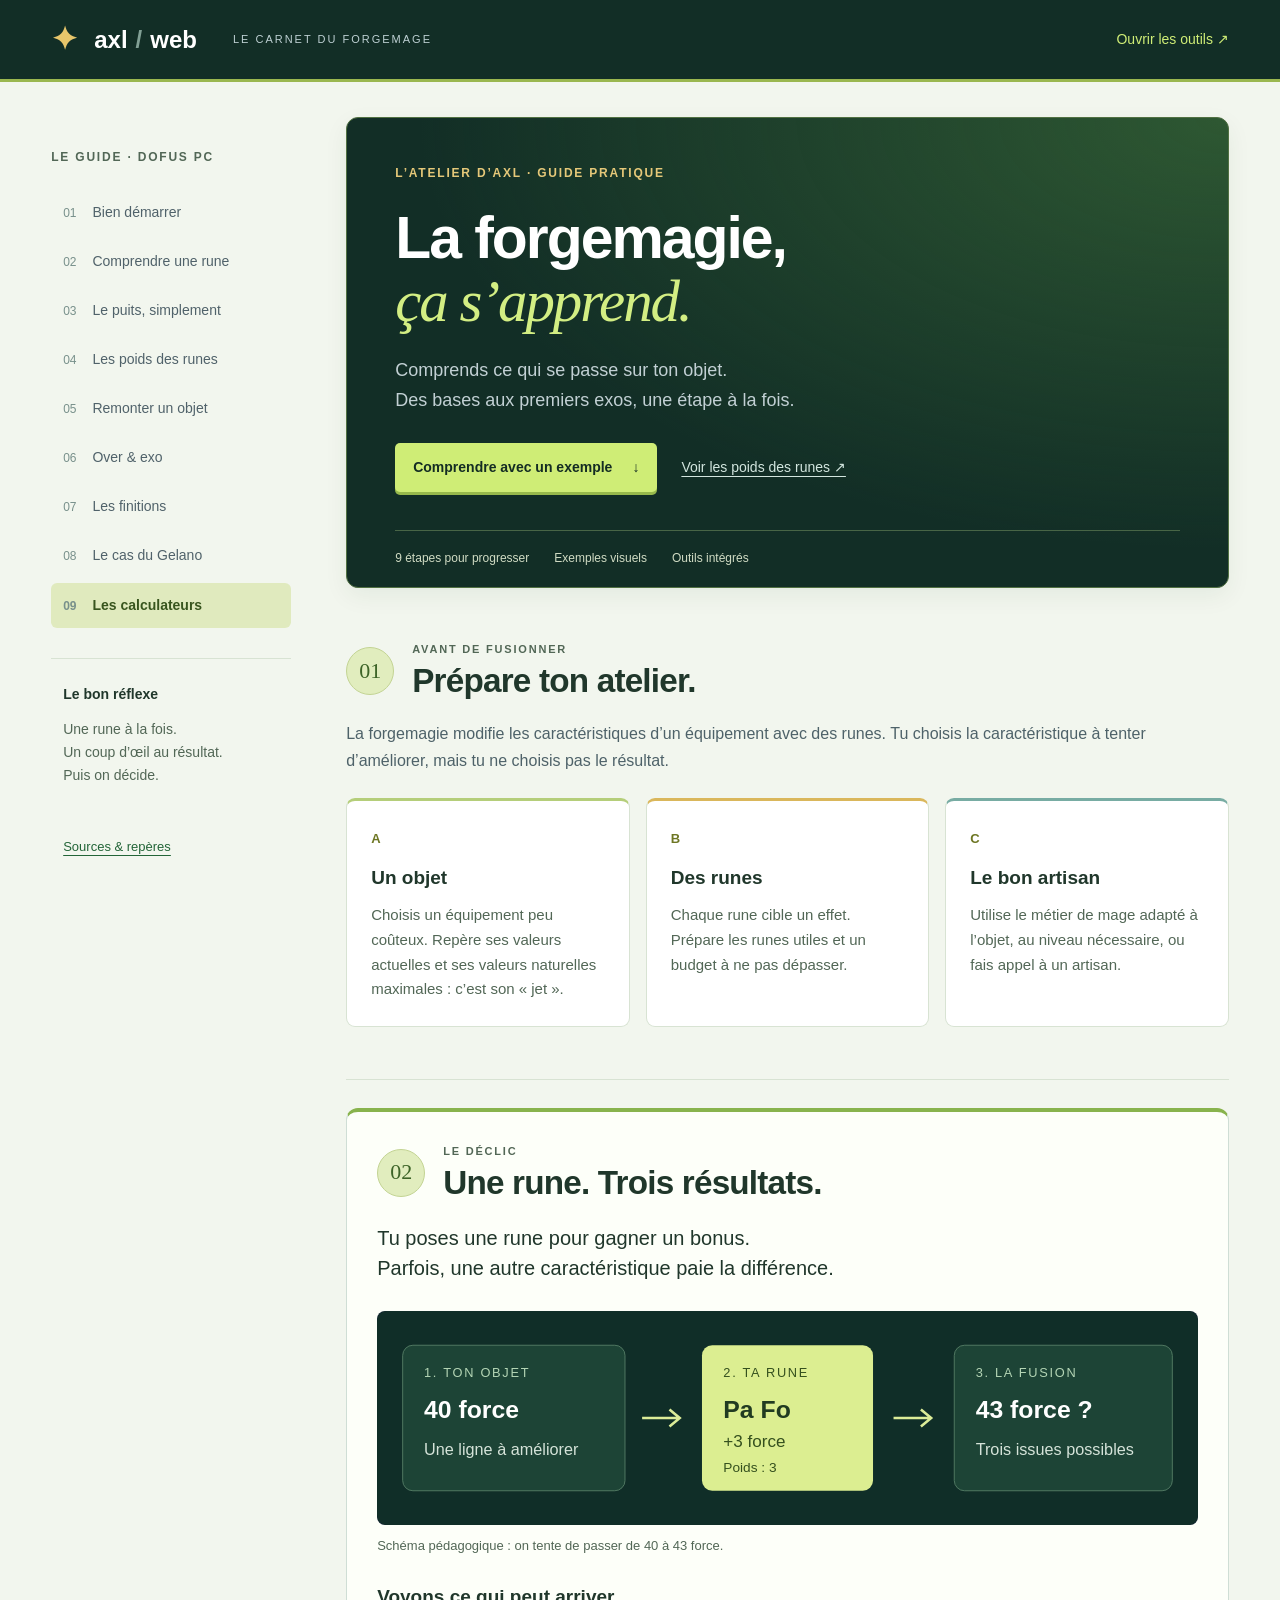
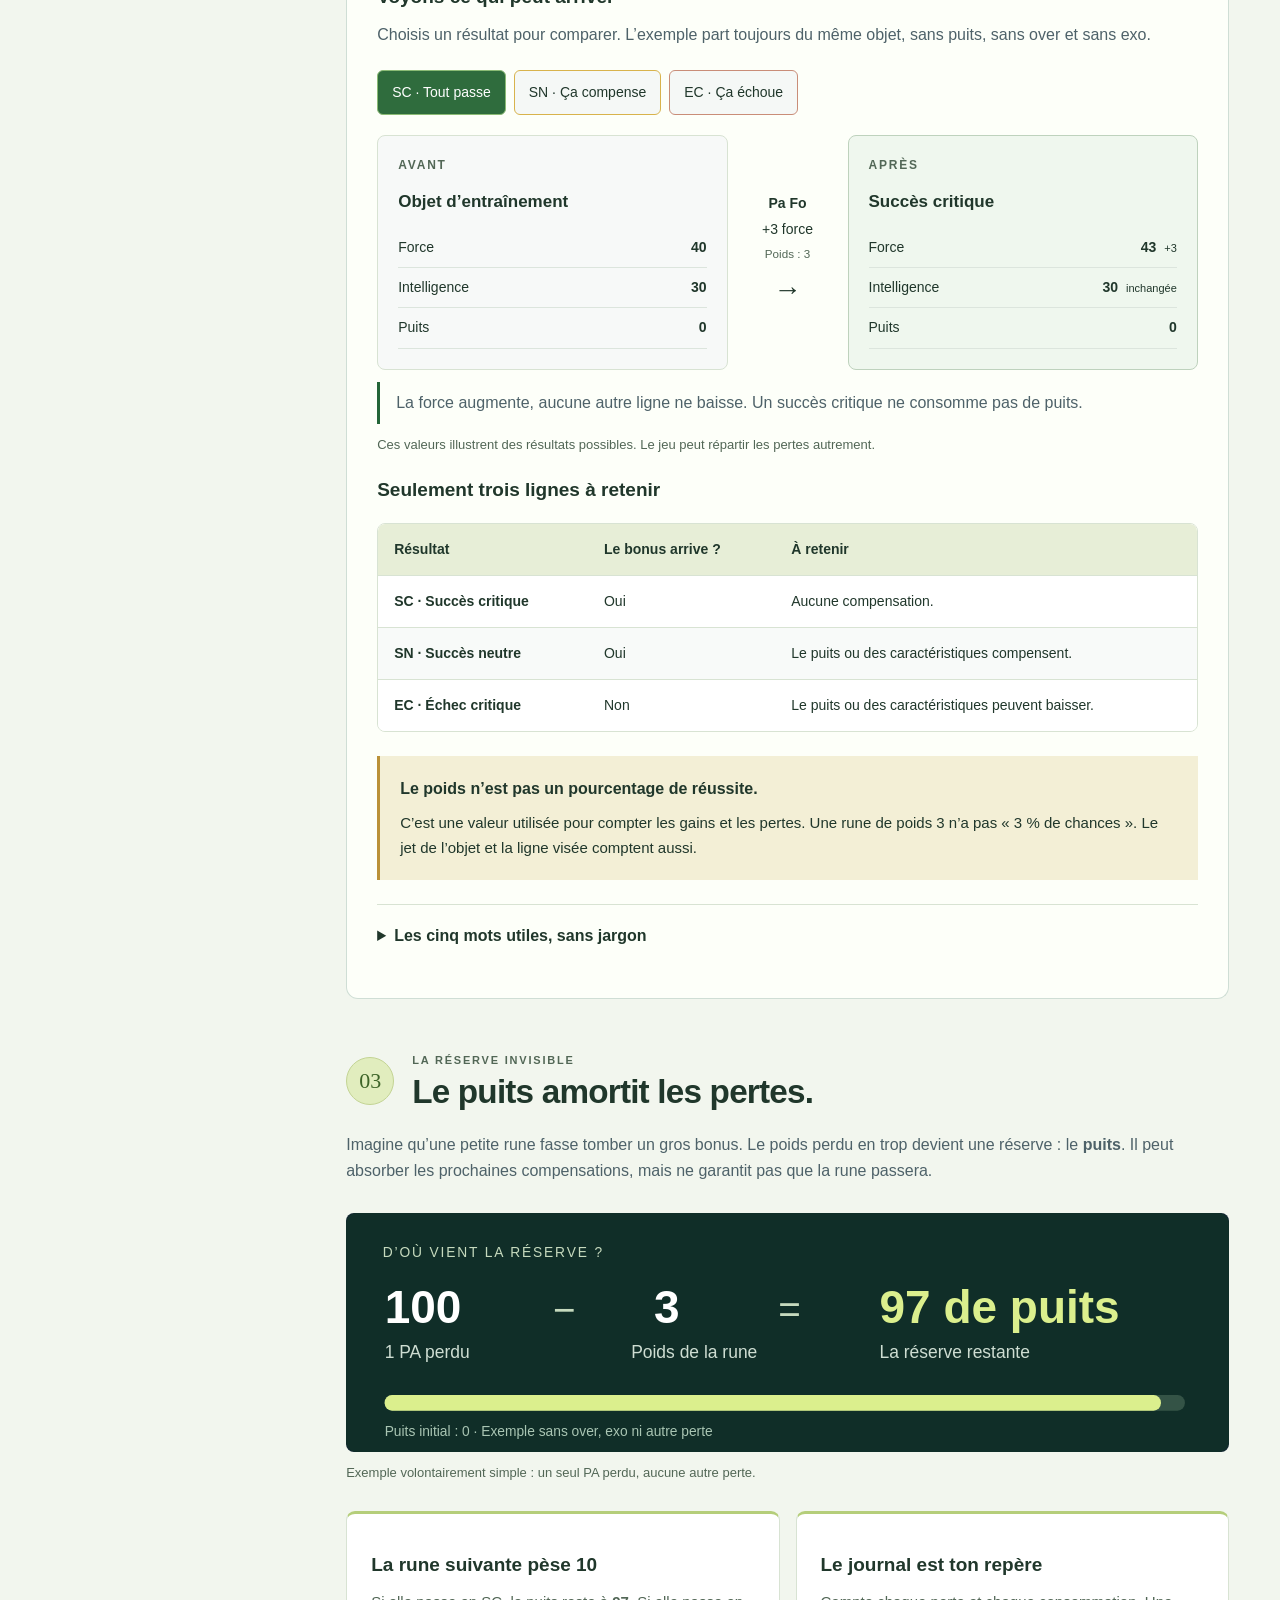
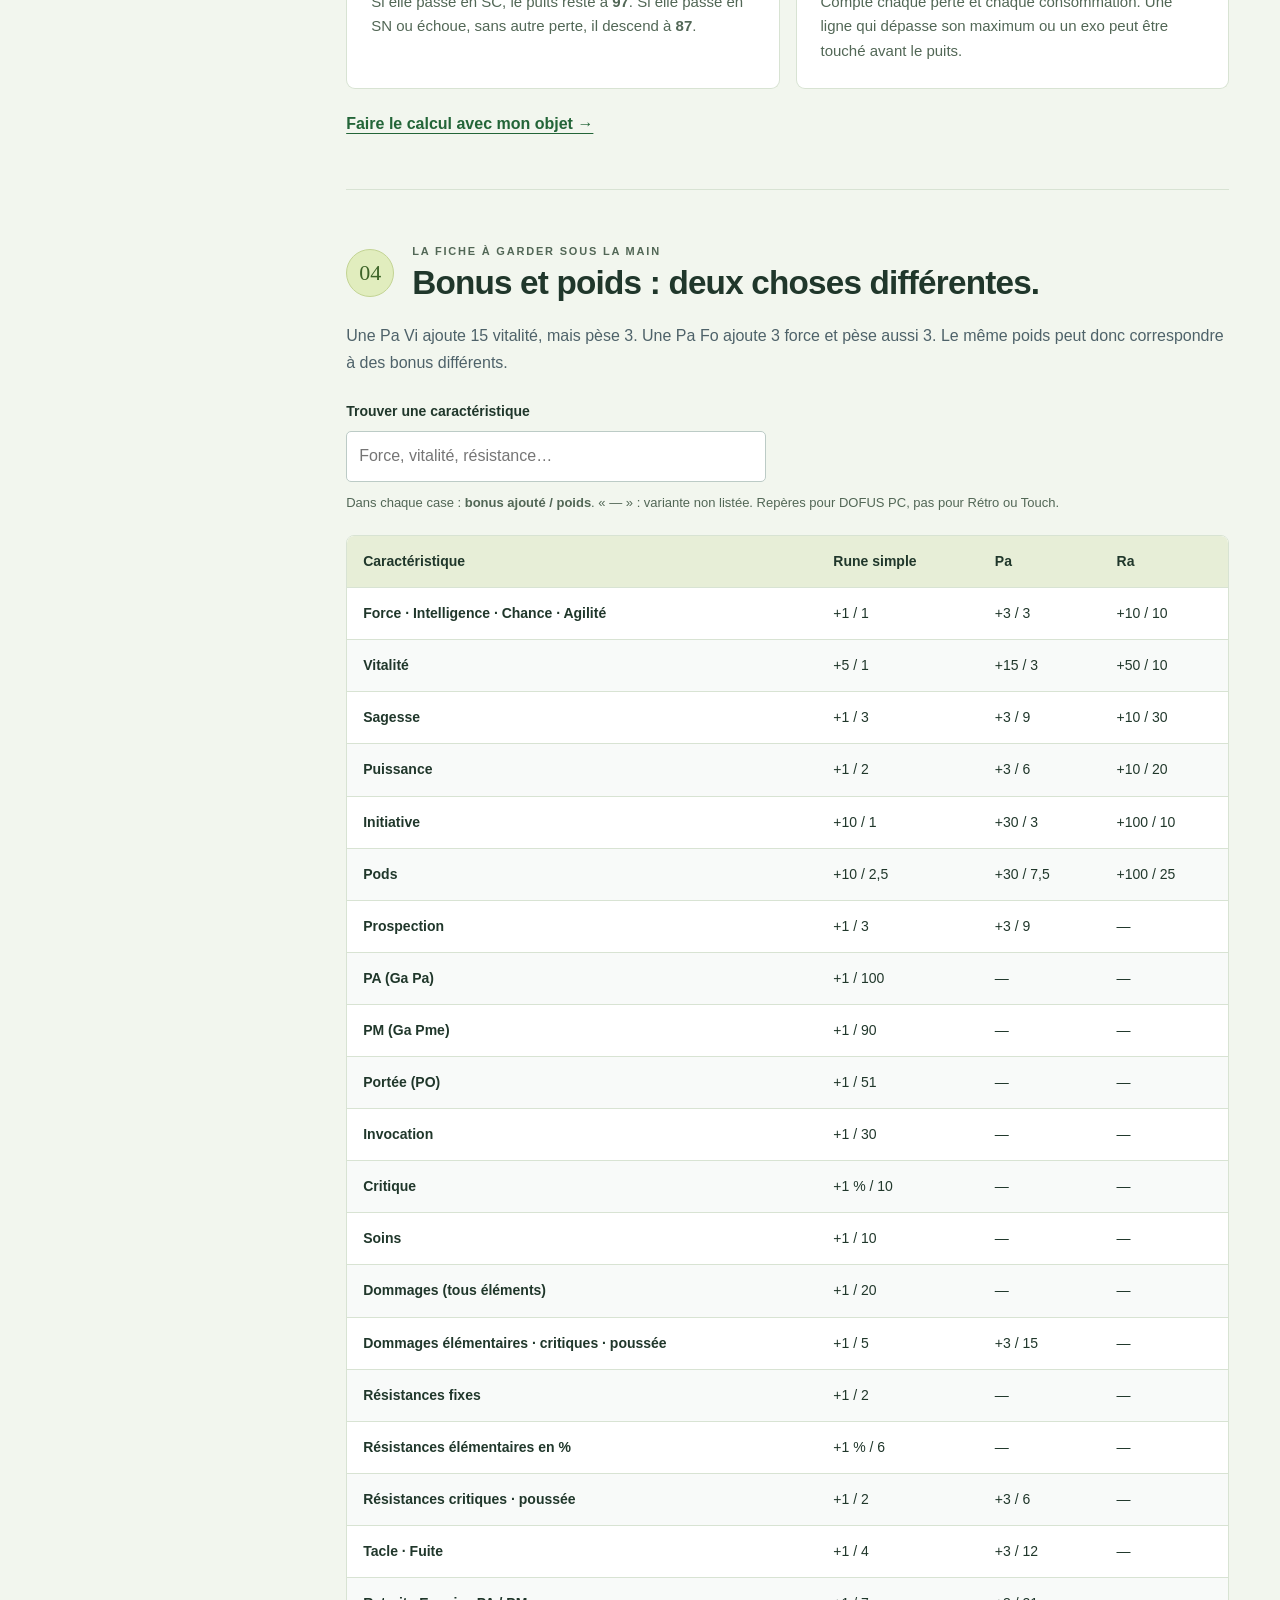
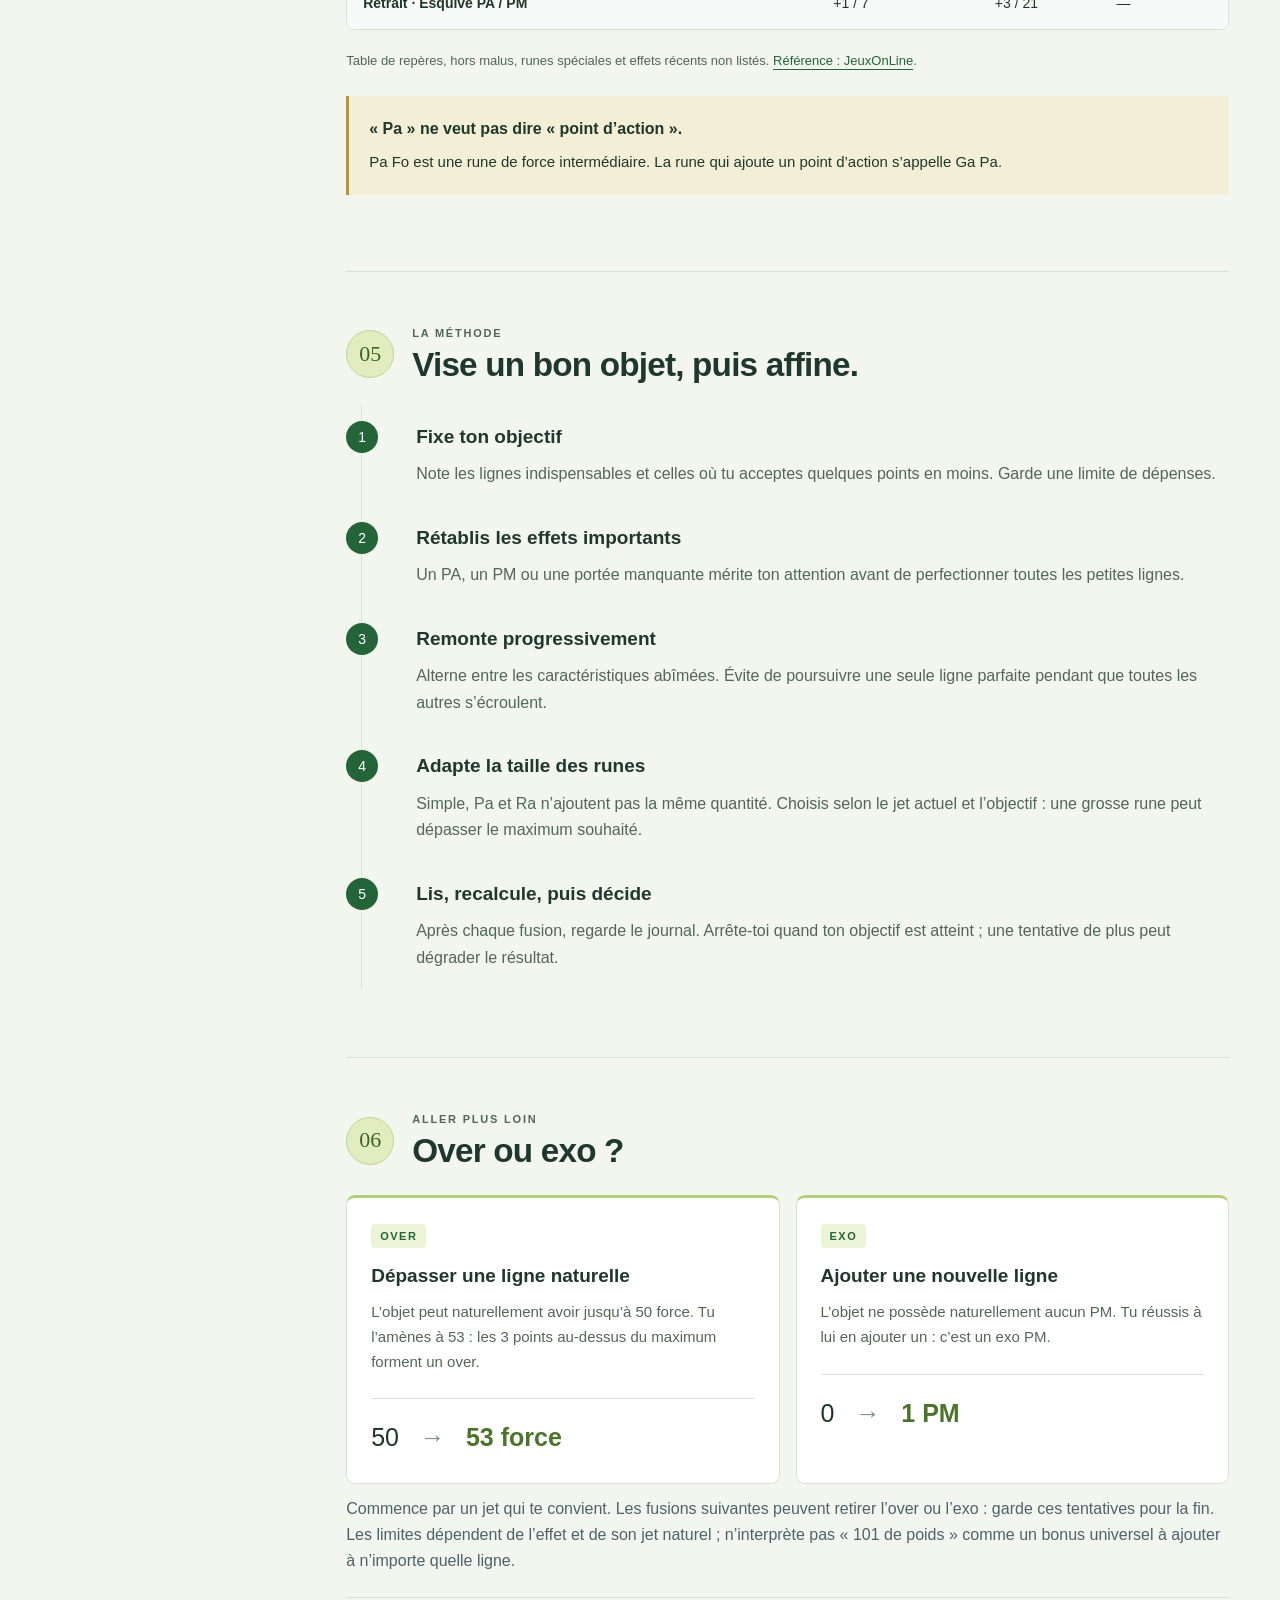
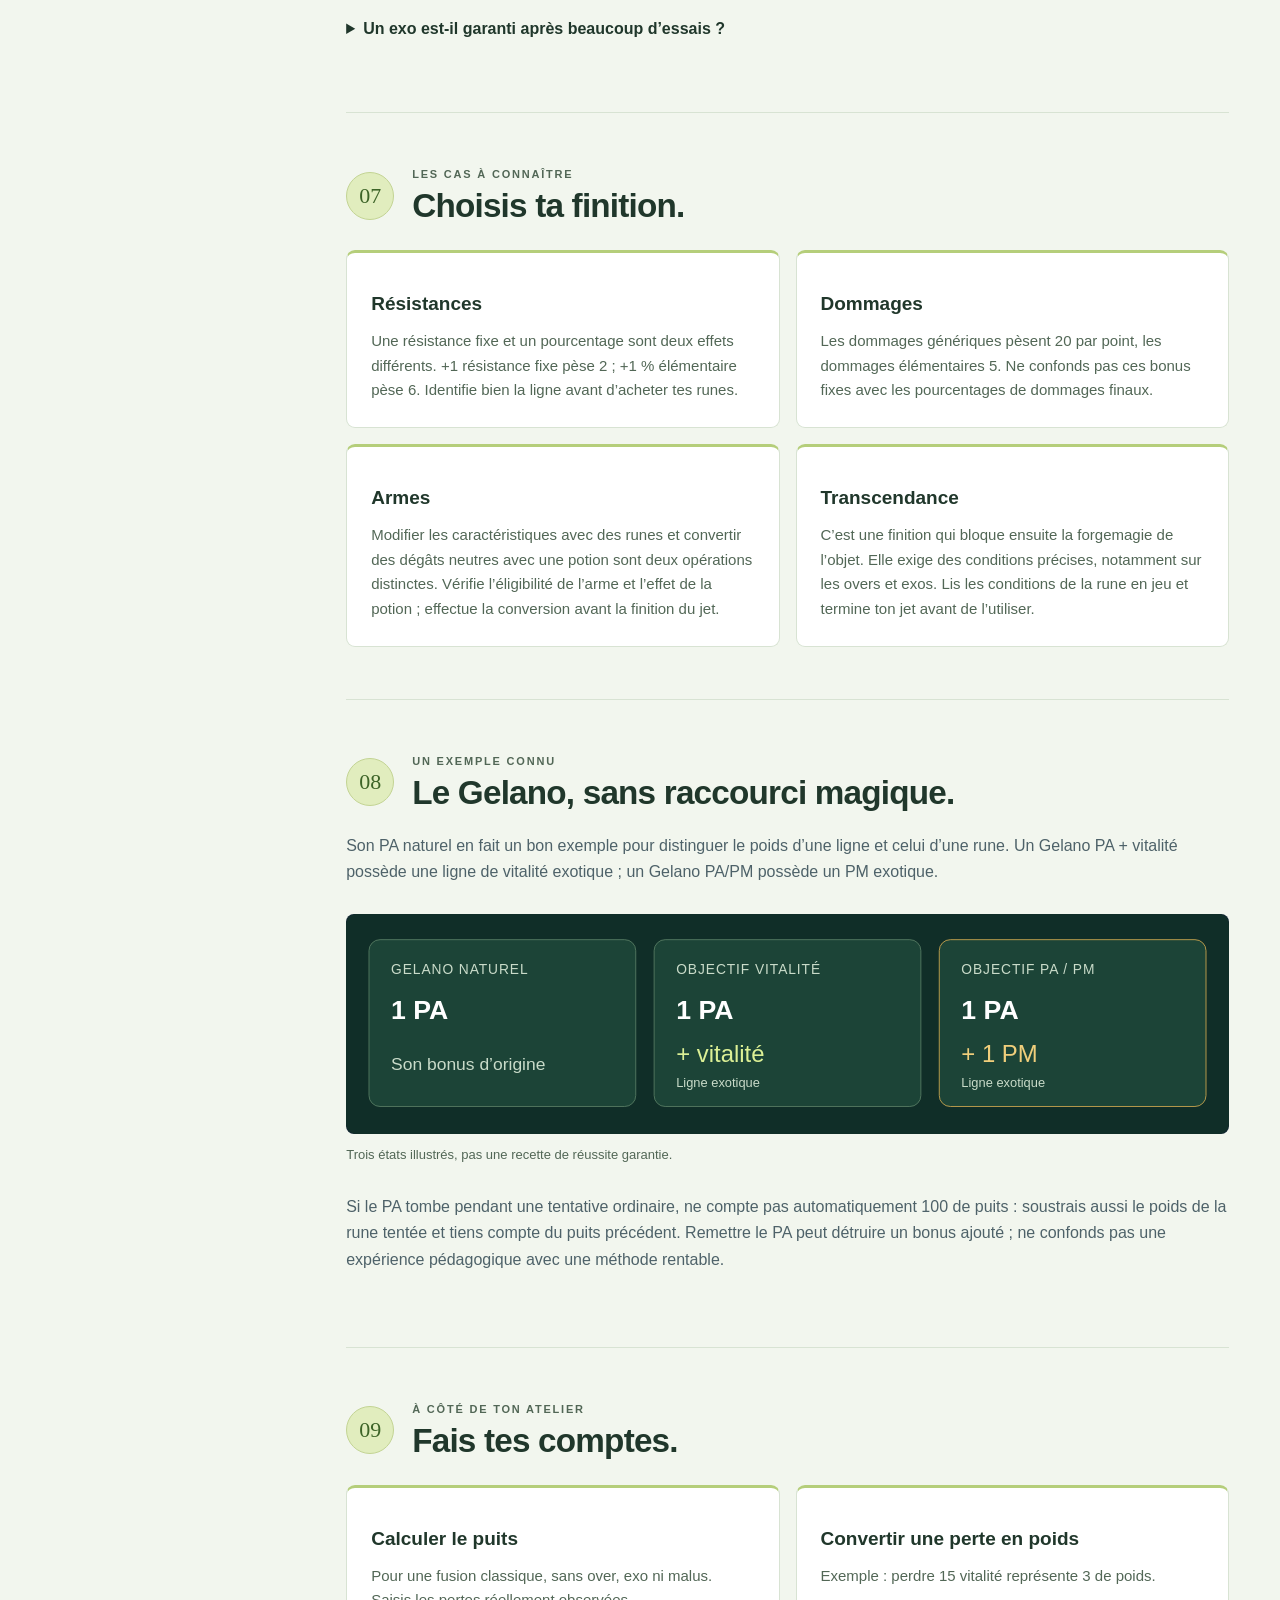
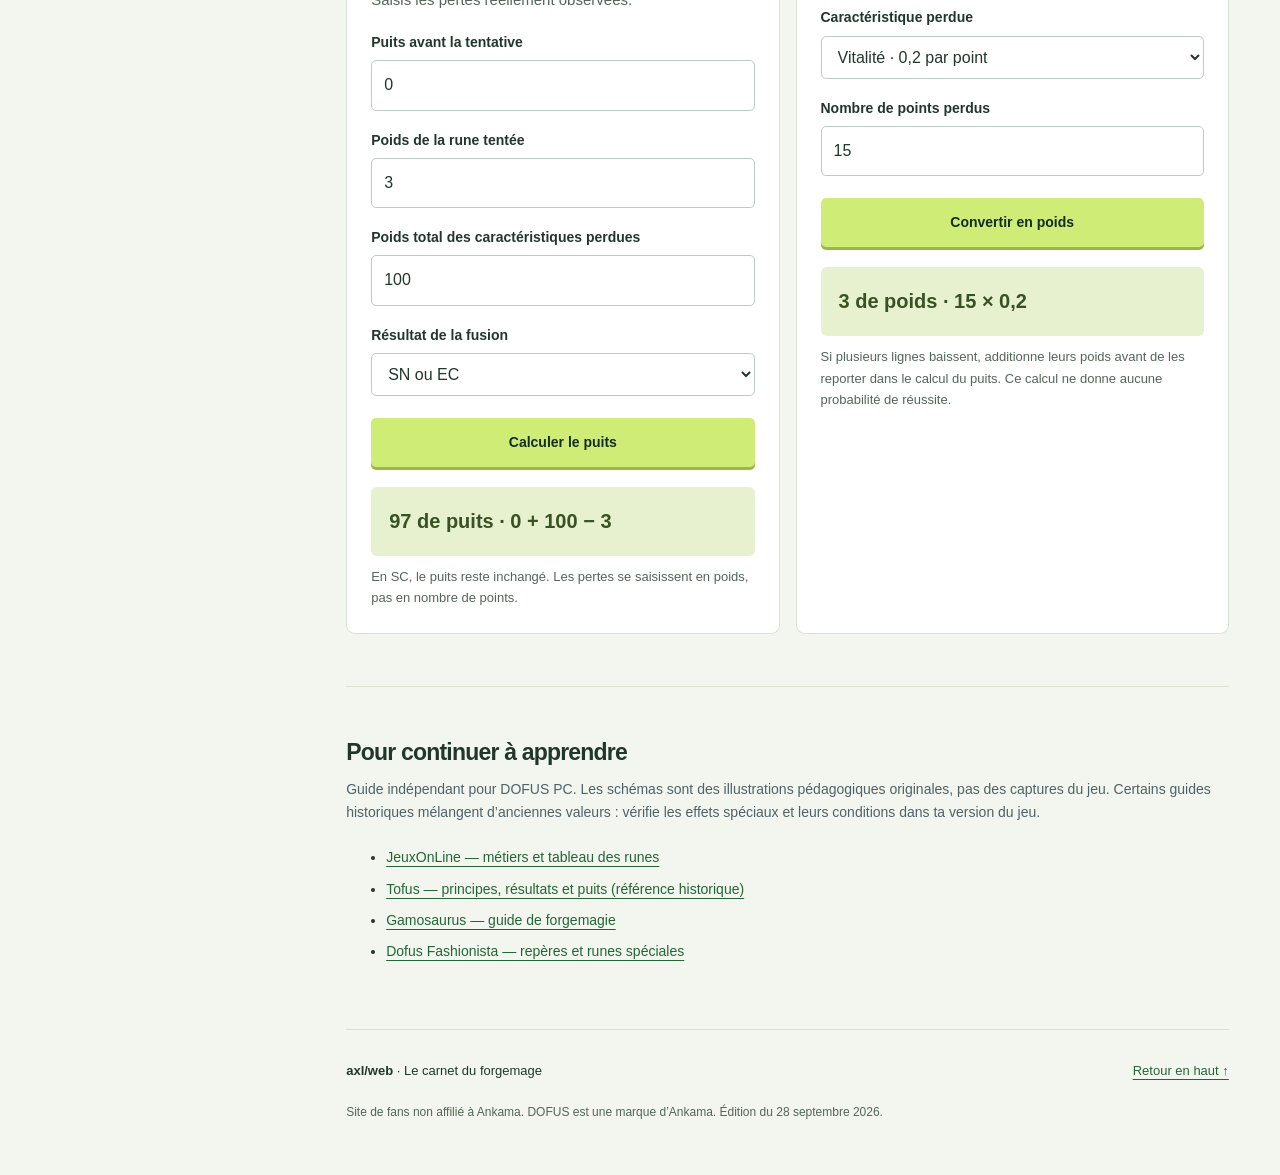
<file: index.html>
<!doctype html>
<html lang="fr"><head><meta charset="utf-8"><meta name="viewport" content="width=device-width,initial-scale=1"><meta name="description" content="Le guide de forgemagie d’axl-web : apprenez les runes, le puits et les résultats grâce à des exemples visuels et des calculateurs."><meta name="theme-color" content="#101b23"><title>Guide complet de la Forgemagie — axl-web</title><link rel="icon" href="assets/favicon.svg" type="image/svg+xml"><link rel="stylesheet" href="style.css"><script defer src="app.js"></script></head>
<body><a class="skip" href="#contenu">Aller au guide</a><header><a class="brand" href="#"><span class="brand-icon">✦</span> axl<span class="muted">/</span>web <span class="brand-sub">LE CARNET DU FORGEMAGE</span></a><a class="header-link" href="#outils">Ouvrir les outils <span aria-hidden="true">↗</span></a></header>
<div class="layout"><aside><p class="eyebrow">LE GUIDE · DOFUS PC</p><nav aria-label="Sommaire"><a href="#debuter"><span>01</span> Bien démarrer</a><a href="#comprendre"><span>02</span> Comprendre une rune</a><a href="#puits"><span>03</span> Le puits, simplement</a><a href="#runes"><span>04</span> Les poids des runes</a><a href="#remonter"><span>05</span> Remonter un objet</a><a href="#over"><span>06</span> Over &amp; exo</a><a href="#finition"><span>07</span> Les finitions</a><a href="#gelano"><span>08</span> Le cas du Gelano</a><a href="#outils"><span>09</span> Les calculateurs</a></nav><div class="side-note"><span>Le bon réflexe</span><p>Une rune à la fois.<br>Un coup d’œil au résultat.<br>Puis on décide.</p></div><a class="source-link" href="#sources">Sources &amp; repères</a></aside>
<main id="contenu"><div class="hero"><p class="eyebrow">L’ATELIER D’AXL · GUIDE PRATIQUE</p><h1>La forgemagie,<br><em>ça s’apprend.</em></h1><p>Comprends ce qui se passe sur ton objet.<br>Des bases aux premiers exos, une étape à la fois.</p><div class="hero-links"><a class="button" href="#comprendre">Comprendre avec un exemple <span aria-hidden="true">↓</span></a><a href="#runes">Voir les poids des runes ↗</a></div><div class="hero-bottom"><span>9 étapes pour progresser</span><span>Exemples visuels</span><span>Outils intégrés</span></div></div>
<section id="debuter"><div class="section-title"><span class="number">01</span><div><p class="eyebrow">AVANT DE FUSIONNER</p><h2>Prépare ton atelier.</h2></div></div><p>La forgemagie modifie les caractéristiques d’un équipement avec des runes. Tu choisis la caractéristique à tenter d’améliorer, mais tu ne choisis pas le résultat.</p><div class="grid three"><article class="card"><span class="mini-index">A</span><h3>Un objet</h3><p>Choisis un équipement peu coûteux. Repère ses valeurs actuelles et ses valeurs naturelles maximales : c’est son « jet ».</p></article><article class="card"><span class="mini-index">B</span><h3>Des runes</h3><p>Chaque rune cible un effet. Prépare les runes utiles et un budget à ne pas dépasser.</p></article><article class="card"><span class="mini-index">C</span><h3>Le bon artisan</h3><p>Utilise le métier de mage adapté à l’objet, au niveau nécessaire, ou fais appel à un artisan.</p></article></div></section>
<section id="comprendre" class="featured"><div class="section-title"><span class="number">02</span><div><p class="eyebrow">LE DÉCLIC</p><h2>Une rune. Trois résultats.</h2></div></div><p class="lead">Tu poses une rune pour gagner un bonus.<br>Parfois, une autre caractéristique paie la différence.</p><figure class="diagram"><img src="assets/principe.svg" width="960" height="250" alt="Objet à 40 force, puis pose d’une rune Pa Fo qui tente d’ajouter 3 force : le résultat dépend de la fusion."><figcaption>Schéma pédagogique : on tente de passer de 40 à 43 force.</figcaption></figure><h3>Voyons ce qui peut arriver</h3><p>Choisis un résultat pour comparer. L’exemple part toujours du même objet, sans puits, sans over et sans exo.</p><div class="choices" role="group" aria-label="Résultat à illustrer"><button class="selected" data-result="sc" aria-pressed="true">SC · Tout passe</button><button data-result="sn" aria-pressed="false">SN · Ça compense</button><button data-result="ec" aria-pressed="false">EC · Ça échoue</button></div><div class="comparison" aria-live="polite"><article class="item-panel"><p class="eyebrow">AVANT</p><h4>Objet d’entraînement</h4><dl><div><dt>Force</dt><dd>40</dd></div><div><dt>Intelligence</dt><dd>30</dd></div><div><dt>Puits</dt><dd>0</dd></div></dl></article><div class="rune-label"><strong>Pa Fo</strong><span>+3 force</span><small>Poids : 3</small><span aria-hidden="true">→</span></div><article class="item-panel after"><p class="eyebrow">APRÈS</p><h4 id="result-title">Succès critique</h4><dl><div><dt>Force</dt><dd id="force-value">43 <small>+3</small></dd></div><div><dt>Intelligence</dt><dd id="int-value">30 <small>inchangée</small></dd></div><div><dt>Puits</dt><dd>0</dd></div></dl></article></div><p class="result-note" id="result-note">La force augmente, aucune autre ligne ne baisse. Un succès critique ne consomme pas de puits.</p><p class="caption">Ces valeurs illustrent des résultats possibles. Le jeu peut répartir les pertes autrement.</p>
<h3>Seulement trois lignes à retenir</h3><div class="table-wrap"><table><thead><tr><th>Résultat</th><th>Le bonus arrive ?</th><th>À retenir</th></tr></thead><tbody><tr><th>SC · Succès critique</th><td>Oui</td><td>Aucune compensation.</td></tr><tr><th>SN · Succès neutre</th><td>Oui</td><td>Le puits ou des caractéristiques compensent.</td></tr><tr><th>EC · Échec critique</th><td>Non</td><td>Le puits ou des caractéristiques peuvent baisser.</td></tr></tbody></table></div><div class="takeaway"><strong>Le poids n’est pas un pourcentage de réussite.</strong><p>C’est une valeur utilisée pour compter les gains et les pertes. Une rune de poids 3 n’a pas « 3 % de chances ». Le jet de l’objet et la ligne visée comptent aussi.</p></div><details><summary>Les cinq mots utiles, sans jargon</summary><dl class="glossary"><dt>Rune</dt><dd>Ce que tu consommes pour tenter une amélioration.</dd><dt>Jet</dt><dd>La valeur d’une caractéristique sur l’objet.</dd><dt>Ligne</dt><dd>Une caractéristique, comme la force ou la vitalité.</dd><dt>Poids</dt><dd>La valeur de référence d’une rune ou d’une perte.</dd><dt>Puits</dt><dd>Une réserve issue d’une perte plus lourde que le coût à compenser.</dd></dl></details></section>
<section id="puits"><div class="section-title"><span class="number">03</span><div><p class="eyebrow">LA RÉSERVE INVISIBLE</p><h2>Le puits amortit les pertes.</h2></div></div><p>Imagine qu’une petite rune fasse tomber un gros bonus. Le poids perdu en trop devient une réserve : le <strong>puits</strong>. Il peut absorber les prochaines compensations, mais ne garantit pas que la rune passera.</p><figure class="diagram"><img src="assets/puits.svg" width="960" height="260" loading="lazy" alt="Sans puits au départ : une rune de poids 3 fait perdre un PA de poids 100. La réserve créée vaut 100 moins 3, soit 97."><figcaption>Exemple volontairement simple : un seul PA perdu, aucune autre perte.</figcaption></figure><div class="grid two"><article class="card"><h3>La rune suivante pèse 10</h3><p>Si elle passe en SC, le puits reste à <strong>97</strong>. Si elle passe en SN ou échoue, sans autre perte, il descend à <strong>87</strong>.</p></article><article class="card"><h3>Le journal est ton repère</h3><p>Compte chaque perte et chaque consommation. Une ligne qui dépasse son maximum ou un exo peut être touché avant le puits.</p></article></div><a class="text-link" href="#outils">Faire le calcul avec mon objet →</a></section>
<section id="runes"><div class="section-title"><span class="number">04</span><div><p class="eyebrow">LA FICHE À GARDER SOUS LA MAIN</p><h2>Bonus et poids : deux choses différentes.</h2></div></div><p>Une Pa Vi ajoute 15 vitalité, mais pèse 3. Une Pa Fo ajoute 3 force et pèse aussi 3. Le même poids peut donc correspondre à des bonus différents.</p><label class="search-label" for="rune-search">Trouver une caractéristique</label><input id="rune-search" type="search" placeholder="Force, vitalité, résistance…"><p class="caption">Dans chaque case : <strong>bonus ajouté / poids</strong>. « — » : variante non listée. Repères pour DOFUS PC, pas pour Rétro ou Touch.</p><div class="table-wrap"><table id="rune-table"><thead><tr><th>Caractéristique</th><th>Rune simple</th><th>Pa</th><th>Ra</th></tr></thead><tbody>
<tr><th>Force · Intelligence · Chance · Agilité</th><td>+1 / 1</td><td>+3 / 3</td><td>+10 / 10</td></tr><tr><th>Vitalité</th><td>+5 / 1</td><td>+15 / 3</td><td>+50 / 10</td></tr><tr><th>Sagesse</th><td>+1 / 3</td><td>+3 / 9</td><td>+10 / 30</td></tr><tr><th>Puissance</th><td>+1 / 2</td><td>+3 / 6</td><td>+10 / 20</td></tr><tr><th>Initiative</th><td>+10 / 1</td><td>+30 / 3</td><td>+100 / 10</td></tr><tr><th>Pods</th><td>+10 / 2,5</td><td>+30 / 7,5</td><td>+100 / 25</td></tr><tr><th>Prospection</th><td>+1 / 3</td><td>+3 / 9</td><td>—</td></tr><tr><th>PA (Ga Pa)</th><td>+1 / 100</td><td>—</td><td>—</td></tr><tr><th>PM (Ga Pme)</th><td>+1 / 90</td><td>—</td><td>—</td></tr><tr><th>Portée (PO)</th><td>+1 / 51</td><td>—</td><td>—</td></tr><tr><th>Invocation</th><td>+1 / 30</td><td>—</td><td>—</td></tr><tr><th>Critique</th><td>+1 % / 10</td><td>—</td><td>—</td></tr><tr><th>Soins</th><td>+1 / 10</td><td>—</td><td>—</td></tr><tr><th>Dommages (tous éléments)</th><td>+1 / 20</td><td>—</td><td>—</td></tr><tr><th>Dommages élémentaires · critiques · poussée</th><td>+1 / 5</td><td>+3 / 15</td><td>—</td></tr><tr><th>Résistances fixes</th><td>+1 / 2</td><td>—</td><td>—</td></tr><tr><th>Résistances élémentaires en %</th><td>+1 % / 6</td><td>—</td><td>—</td></tr><tr><th>Résistances critiques · poussée</th><td>+1 / 2</td><td>+3 / 6</td><td>—</td></tr><tr><th>Tacle · Fuite</th><td>+1 / 4</td><td>+3 / 12</td><td>—</td></tr><tr><th>Retrait · Esquive PA / PM</th><td>+1 / 7</td><td>+3 / 21</td><td>—</td></tr></tbody></table></div><p id="no-runes" hidden>Aucune ligne trouvée. Essaie « vitalité » ou « dommages ».</p><p class="caption">Table de repères, hors malus, runes spéciales et effets récents non listés. <a href="https://dofus.jeuxonline.info/article/3736/forgemagie">Référence : JeuxOnLine</a>.</p><div class="takeaway"><strong>« Pa » ne veut pas dire « point d’action ».</strong><p>Pa Fo est une rune de force intermédiaire. La rune qui ajoute un point d’action s’appelle Ga Pa.</p></div></section>
<section id="remonter"><div class="section-title"><span class="number">05</span><div><p class="eyebrow">LA MÉTHODE</p><h2>Vise un bon objet, puis affine.</h2></div></div><ol class="steps"><li><h3>Fixe ton objectif</h3><p>Note les lignes indispensables et celles où tu acceptes quelques points en moins. Garde une limite de dépenses.</p></li><li><h3>Rétablis les effets importants</h3><p>Un PA, un PM ou une portée manquante mérite ton attention avant de perfectionner toutes les petites lignes.</p></li><li><h3>Remonte progressivement</h3><p>Alterne entre les caractéristiques abîmées. Évite de poursuivre une seule ligne parfaite pendant que toutes les autres s’écroulent.</p></li><li><h3>Adapte la taille des runes</h3><p>Simple, Pa et Ra n’ajoutent pas la même quantité. Choisis selon le jet actuel et l’objectif : une grosse rune peut dépasser le maximum souhaité.</p></li><li><h3>Lis, recalcule, puis décide</h3><p>Après chaque fusion, regarde le journal. Arrête-toi quand ton objectif est atteint ; une tentative de plus peut dégrader le résultat.</p></li></ol></section>
<section id="over"><div class="section-title"><span class="number">06</span><div><p class="eyebrow">ALLER PLUS LOIN</p><h2>Over ou exo ?</h2></div></div><div class="grid two"><article class="card"><span class="tag">OVER</span><h3>Dépasser une ligne naturelle</h3><p>L’objet peut naturellement avoir jusqu’à 50 force. Tu l’amènes à 53 : les 3 points au-dessus du maximum forment un over.</p><div class="stat-example">50 <span>→</span> <strong>53 force</strong></div></article><article class="card"><span class="tag">EXO</span><h3>Ajouter une nouvelle ligne</h3><p>L’objet ne possède naturellement aucun PM. Tu réussis à lui en ajouter un : c’est un exo PM.</p><div class="stat-example">0 <span>→</span> <strong>1 PM</strong></div></article></div><p>Commence par un jet qui te convient. Les fusions suivantes peuvent retirer l’over ou l’exo : garde ces tentatives pour la fin. Les limites dépendent de l’effet et de son jet naturel ; n’interprète pas « 101 de poids » comme un bonus universel à ajouter à n’importe quelle ligne.</p><details><summary>Un exo est-il garanti après beaucoup d’essais ?</summary><p>Non. Une série d’échecs ne garantit pas la prochaine réussite. Fixe un budget de runes et de remontage avant de commencer ; le prix de l’objet fini peut être plus intéressant que de le fabriquer toi-même.</p></details></section>
<section id="finition"><div class="section-title"><span class="number">07</span><div><p class="eyebrow">LES CAS À CONNAÎTRE</p><h2>Choisis ta finition.</h2></div></div><div class="grid two"><article class="card"><h3>Résistances</h3><p>Une résistance fixe et un pourcentage sont deux effets différents. +1 résistance fixe pèse 2 ; +1 % élémentaire pèse 6. Identifie bien la ligne avant d’acheter tes runes.</p></article><article class="card"><h3>Dommages</h3><p>Les dommages génériques pèsent 20 par point, les dommages élémentaires 5. Ne confonds pas ces bonus fixes avec les pourcentages de dommages finaux.</p></article><article class="card"><h3>Armes</h3><p>Modifier les caractéristiques avec des runes et convertir des dégâts neutres avec une potion sont deux opérations distinctes. Vérifie l’éligibilité de l’arme et l’effet de la potion ; effectue la conversion avant la finition du jet.</p></article><article class="card"><h3>Transcendance</h3><p>C’est une finition qui bloque ensuite la forgemagie de l’objet. Elle exige des conditions précises, notamment sur les overs et exos. Lis les conditions de la rune en jeu et termine ton jet avant de l’utiliser.</p></article></div></section>
<section id="gelano"><div class="section-title"><span class="number">08</span><div><p class="eyebrow">UN EXEMPLE CONNU</p><h2>Le Gelano, sans raccourci magique.</h2></div></div><p>Son PA naturel en fait un bon exemple pour distinguer le poids d’une ligne et celui d’une rune. Un Gelano PA + vitalité possède une ligne de vitalité exotique ; un Gelano PA/PM possède un PM exotique.</p><figure class="diagram"><img src="assets/gelano.svg" width="960" height="240" loading="lazy" alt="Gelano naturel : 1 PA. Objectif vitalité : 1 PA et une ligne vitalité exotique. Objectif PM : 1 PA et 1 PM exotique."><figcaption>Trois états illustrés, pas une recette de réussite garantie.</figcaption></figure><p>Si le PA tombe pendant une tentative ordinaire, ne compte pas automatiquement 100 de puits : soustrais aussi le poids de la rune tentée et tiens compte du puits précédent. Remettre le PA peut détruire un bonus ajouté ; ne confonds pas une expérience pédagogique avec une méthode rentable.</p></section>
<section id="outils"><div class="section-title"><span class="number">09</span><div><p class="eyebrow">À CÔTÉ DE TON ATELIER</p><h2>Fais tes comptes.</h2></div></div><div class="grid two"><form class="card calculator" id="well-form"><h3>Calculer le puits</h3><p>Pour une fusion classique, sans over, exo ni malus. Saisis les pertes réellement observées.</p><label for="old-well">Puits avant la tentative</label><input id="old-well" type="number" min="0" step="any" value="0" required><label for="rune-weight">Poids de la rune tentée</label><input id="rune-weight" type="number" min="0" step="any" value="3" required><label for="lost-weight">Poids total des caractéristiques perdues</label><input id="lost-weight" type="number" min="0" step="any" value="100" required><label for="outcome">Résultat de la fusion</label><select id="outcome"><option value="normal">SN ou EC</option><option value="sc">Succès critique</option></select><button class="button" type="submit">Calculer le puits</button><output id="well-output" aria-live="polite">97 de puits · 0 + 100 − 3</output><p class="caption">En SC, le puits reste inchangé. Les pertes se saisissent en poids, pas en nombre de points.</p></form><form class="card calculator" id="weight-form"><h3>Convertir une perte en poids</h3><p>Exemple : perdre 15 vitalité représente 3 de poids.</p><label for="stat">Caractéristique perdue</label><select id="stat"><option value="0.2">Vitalité · 0,2 par point</option><option value="1">Force / Intelligence / Chance / Agilité · 1</option><option value="3">Sagesse / Prospection · 3</option><option value="2">Puissance / Résistance fixe · 2</option><option value="5">Dommage élémentaire / critique / poussée · 5</option><option value="6">Résistance élémentaire en % · 6</option><option value="10">Critique / Soins · 10</option><option value="20">Dommage générique · 20</option><option value="30">Invocation · 30</option><option value="51">Portée · 51</option><option value="90">PM · 90</option><option value="100">PA · 100</option><option value="4">Tacle / Fuite · 4</option><option value="7">Retrait / Esquive · 7</option><option value="0.1">Initiative · 0,1</option><option value="0.25">Pods · 0,25</option></select><label for="quantity">Nombre de points perdus</label><input id="quantity" type="number" min="0" step="1" value="15" required><button class="button" type="submit">Convertir en poids</button><output id="weight-output" aria-live="polite">3 de poids · 15 × 0,2</output><p class="caption">Si plusieurs lignes baissent, additionne leurs poids avant de les reporter dans le calcul du puits. Ce calcul ne donne aucune probabilité de réussite.</p></form></div><noscript><p>Active JavaScript pour les calculateurs et le choix des exemples. Tout le guide reste lisible sans JavaScript.</p></noscript></section>
<section id="sources" class="sources"><h2>Pour continuer à apprendre</h2><p>Guide indépendant pour DOFUS PC. Les schémas sont des illustrations pédagogiques originales, pas des captures du jeu. Certains guides historiques mélangent d’anciennes valeurs : vérifie les effets spéciaux et leurs conditions dans ta version du jeu.</p><ul><li><a href="https://dofus.jeuxonline.info/article/3736/forgemagie">JeuxOnLine — métiers et tableau des runes</a></li><li><a href="https://www.tofus.fr/fiches/forgemagie">Tofus — principes, résultats et puits (référence historique)</a></li><li><a href="https://www.gamosaurus.com/jeux/dofus/forgemagie-le-guide-complet-dofus">Gamosaurus — guide de forgemagie</a></li><li><a href="https://dofusfashionista.gg/fr/forgemagie/">Dofus Fashionista — repères et runes spéciales</a></li></ul></section><footer><span><strong>axl/web</strong> · Le carnet du forgemage</span><a href="#">Retour en haut ↑</a><p>Site de fans non affilié à Ankama. DOFUS est une marque d’Ankama. Édition du 28 septembre 2026.</p></footer></main></div></body></html>
</file>
<file: style.css>
:root{--bg:#f4f6f5;--paper:#fff;--ink:#182c33;--muted:#59696e;--line:#dbe3e1;--accent:#14634f;--lime:#d8f58b;--dark:#101f28}*{box-sizing:border-box}html{scroll-behavior:smooth;scroll-padding-top:95px}body{margin:0;background:var(--bg);color:var(--ink);font-family:Inter,Segoe UI,Arial,sans-serif;font-size:16px;line-height:1.65}a{color:var(--accent);text-underline-offset:4px}button,input,select{font:inherit}button,a,input,select,summary{-webkit-tap-highlight-color:transparent}a:focus-visible,button:focus-visible,input:focus-visible,select:focus-visible,summary:focus-visible{outline:3px solid #b66b12;outline-offset:4px}header{height:82px;display:flex;align-items:center;justify-content:space-between;padding:0 4%;background:var(--dark);color:white;position:sticky;top:0;z-index:10;border-bottom:1px solid #304049}.brand{color:white;text-decoration:none;font-size:24px;font-weight:750;display:flex;align-items:center;gap:8px}.brand-icon{color:var(--lime);font-size:32px;margin-right:8px}.brand-sub{font-size:11px;letter-spacing:2px;font-weight:500;margin-left:28px;color:#bed0d3}.header-link{color:var(--lime);font-size:14px;text-decoration:none}.muted{color:#81a095}.layout{display:grid;grid-template-columns:240px minmax(0,1fr);max-width:1440px;margin:auto;gap:55px;padding:0 4%}aside{position:sticky;top:112px;align-self:start;padding-top:36px;height:calc(100vh - 112px);overflow:auto}.eyebrow{font-size:12px;letter-spacing:1.8px;font-weight:750;margin:0 0 12px;color:var(--muted)}nav{display:grid;gap:4px;margin-top:22px}nav a{text-decoration:none;color:#50626a;padding:11px 12px;border-radius:6px;font-size:14px}nav a span{color:#78908b;font-size:12px;margin-right:12px}nav a:hover,nav a.active{background:#e3ece6;color:#164f3d}nav a.active{font-weight:700}.side-note{border-top:1px solid var(--line);margin-top:30px;padding:24px 12px;font-size:14px}.side-note span{font-weight:700}.side-note p{color:var(--muted)}.source-link{font-size:13px;padding:12px}main{min-width:0;padding:35px 0 0}.hero{background:var(--dark);color:white;padding:46px 48px 0;border-radius:12px;overflow:hidden;background-image:radial-gradient(ellipse at 110% 20%,#2f655266,transparent 60%)}.hero .eyebrow{color:var(--lime)}h1{font-size:clamp(36px,4.6vw,64px);line-height:1.08;letter-spacing:-2px;margin:22px 0}h1 em{font-family:Georgia,serif;font-weight:400;color:var(--lime)}.hero>p:not(.eyebrow){color:#c2d0d4;font-size:18px}.hero-links{display:flex;align-items:center;gap:24px;margin:28px 0 38px;flex-wrap:wrap}.hero-links>a:not(.button){color:#d3e6df;font-size:14px}.button{background:var(--lime);color:#142c23;display:inline-flex;justify-content:center;align-items:center;gap:20px;border:0;border-radius:5px;padding:13px 18px;font-weight:750;font-size:14px;cursor:pointer;text-decoration:none}.button:hover{background:#c3e86b}.hero-bottom{border-top:1px solid #3d5055;display:flex;gap:25px;padding:18px 0;font-size:12px;color:#b7c8c9}section{padding:52px 0;border-bottom:1px solid var(--line);scroll-margin-top:18px}.section-title{display:flex;gap:18px;align-items:center;margin-bottom:20px}.section-title .eyebrow{margin:0 0 3px;font-size:11px}.number{width:48px;height:48px;display:grid;place-items:center;background:#e4ece7;color:var(--accent);border-radius:50%;font-family:Georgia,serif;font-size:22px;flex-shrink:0}h2{font-size:clamp(25px,2.6vw,34px);line-height:1.2;letter-spacing:-.8px;margin:0}h3{font-size:19px;line-height:1.35;margin:14px 0 10px}h4{font-size:17px;margin:10px 0}p{margin:12px 0 22px}section>p{color:#4e6269}.grid{display:grid;gap:16px;margin-top:24px}.three{grid-template-columns:repeat(3,minmax(0,1fr))}.two{grid-template-columns:repeat(2,minmax(0,1fr))}.card{padding:24px;background:var(--paper);border:1px solid var(--line);border-radius:9px;min-width:0}.card p{color:var(--muted);font-size:15px;margin-bottom:0}.mini-index{font-size:13px;color:var(--accent);font-weight:800}.featured{margin-top:28px;background:#fff;border:1px solid #cfded5;border-radius:12px;padding:30px}.lead{font-size:20px;color:var(--ink)!important;line-height:1.5}.diagram{margin:28px 0}.diagram img{width:100%;height:auto;display:block;border-radius:8px;background:#112630}figcaption,.caption{font-size:13px;color:var(--muted);margin-top:10px}.choices{display:flex;gap:8px;margin:20px 0;flex-wrap:wrap}.choices button{border:1px solid #cddbd5;background:#f5f8f6;color:var(--ink);font-size:14px;padding:10px 14px;border-radius:6px;cursor:pointer}.choices button.selected{background:var(--accent);color:#fff;border-color:var(--accent)}.comparison{display:grid;grid-template-columns:1fr 96px 1fr;align-items:center;gap:12px}.item-panel{border:1px solid var(--line);background:#f7f9f8;padding:20px;border-radius:8px}.item-panel.after{background:#eff7ee;border-color:#bed2bd}.item-panel dl{margin:12px 0 0}.item-panel dl div{display:flex;justify-content:space-between;gap:8px;border-bottom:1px solid #dce5dd;padding:8px 0;font-size:14px}.item-panel dd{font-weight:700;margin:0}.item-panel dd small{font-size:11px;font-weight:400;margin-left:4px}.rune-label{display:grid;text-align:center;font-size:14px;gap:3px}.rune-label small{color:var(--muted)}.rune-label>span:last-child{font-size:28px}.result-note{border-left:3px solid var(--accent);padding:8px 16px;margin-bottom:8px}.table-wrap{overflow-x:auto;margin:20px 0;border:1px solid var(--line);border-radius:8px}table{border-collapse:collapse;width:100%;font-size:14px;text-align:left;background:#fff}th,td{padding:14px 16px;border-bottom:1px solid var(--line)}thead{background:#e9efec}tbody th{font-weight:600}tbody tr:last-child>*{border-bottom:0}tbody tr:nth-child(even){background:#f8faf9}.takeaway{background:#eaf1e8;border-left:3px solid #7c9e46;padding:20px;margin:24px 0}.takeaway p{margin:8px 0 0;font-size:15px}details{border-top:1px solid var(--line);padding:18px 0}summary{cursor:pointer;font-weight:650}details p{color:var(--muted);padding:0 12px}.glossary{display:grid;grid-template-columns:100px 1fr;gap:12px}.glossary dt{font-weight:700}.glossary dd{margin:0}.text-link{display:inline-block;margin-top:22px;font-weight:650}.search-label{display:block;font-size:14px;font-weight:650;margin-top:24px}input,select{background:#fff;border:1px solid #bccbc6;padding:11px 12px;border-radius:5px;color:var(--ink);width:100%;min-width:0}#rune-search{max-width:420px;margin-top:8px}.steps{list-style:none;counter-reset:steps;padding:0}.steps li{counter-increment:steps;position:relative;padding:5px 0 18px 54px;border-left:1px solid var(--line);margin-left:15px}.steps li:before{content:counter(steps);position:absolute;left:-16px;top:16px;background:var(--accent);color:white;width:32px;height:32px;border-radius:50%;text-align:center;line-height:32px;font-size:14px}.steps p{color:var(--muted);margin-bottom:0}.tag{font-size:11px;letter-spacing:1.5px;font-weight:800;color:var(--accent)}.stat-example{font-size:25px;margin-top:24px;border-top:1px solid var(--line);padding-top:18px}.stat-example span{margin:0 14px;color:#799086}.stat-example strong{color:var(--accent)}.calculator label{display:block;font-size:14px;font-weight:650;margin:18px 0 6px}.calculator .button{margin-top:22px;width:100%}.calculator output{display:block;margin-top:20px;padding:18px;background:#eaf2e6;color:#224831;font-size:20px;font-weight:700;border-radius:6px}.calculator .caption{font-size:13px}.sources{font-size:14px}.sources h2{font-size:23px}.sources li{margin:8px 0}footer{padding:30px 0;font-size:13px;display:flex;justify-content:space-between;flex-wrap:wrap;gap:10px}footer p{width:100%;color:var(--muted);font-size:12px}.skip{position:fixed;top:-100px;left:10px;background:white;padding:12px;z-index:20}.skip:focus{top:10px}[hidden]{display:none!important}@media(min-width:1500px){.layout{gap:65px}}@media(max-width:1050px){.layout{grid-template-columns:195px minmax(0,1fr);gap:28px;padding:0 3%}.brand-sub{display:none}.hero{padding:32px 30px 0}.hero-bottom{gap:15px}.three{grid-template-columns:1fr}.comparison{grid-template-columns:1fr 74px 1fr}.item-panel{padding:12px}.item-panel dl div{flex-wrap:wrap}.featured{padding:24px}}@media(max-width:740px){header{height:68px;padding:0 5%}.brand{font-size:21px}.header-link{font-size:12px}.layout{display:block;padding:0 5%}aside{position:static;height:auto;padding-top:18px;overflow:visible}aside>.eyebrow,.side-note,.source-link{display:none}nav{display:flex;overflow-x:auto;margin:0;gap:6px;padding-bottom:10px}nav a{white-space:nowrap;padding:8px 12px;background:#e8eeeb}nav a span{margin-right:6px}main{padding-top:14px}.hero{padding:28px 24px 0}.hero>p:not(.eyebrow){font-size:16px}h1{font-size:42px}.hero-links{gap:16px;margin-bottom:28px}.hero-bottom{flex-wrap:wrap;gap:6px 18px;font-size:11px}.two{grid-template-columns:1fr}section{padding:36px 0}.featured{padding:22px 16px}.section-title{gap:12px}.number{width:39px;height:39px;font-size:20px}h2{font-size:26px}.section-title .eyebrow{font-size:10px}.lead{font-size:18px}.comparison{grid-template-columns:1fr}.rune-label{grid-template-columns:repeat(3,auto);align-items:center;justify-content:center;gap:14px;padding:8px}.rune-label>span:last-child{display:none}.item-panel dl div{flex-wrap:nowrap}.choices button{flex:1;font-size:12px;padding:10px 6px}.diagram{margin:22px 0}.diagram img{min-height:120px}.card{padding:22px}th,td{padding:12px 10px;font-size:13px}.glossary{grid-template-columns:1fr;gap:4px}.glossary dd{margin-bottom:12px}.hero-links .button{font-size:13px;gap:12px}html{scroll-padding-top:78px}}@media(prefers-reduced-motion:reduce){html{scroll-behavior:auto}}@media print{header,aside,.hero-links,.choices,form{display:none}.layout{display:block;padding:0}.hero{background:white;color:black}.hero .eyebrow,h1 em,.hero>p:not(.eyebrow){color:black}section{break-inside:avoid}.featured{margin:0}.diagram{max-width:600px}body{font-size:12px}}
/* Palette inspirée de DOFUS : émeraude, vert vif et or. */
:root{--bg:#f2f6ee;--ink:#20372b;--muted:#526756;--line:#d8e3d3;--accent:#236538;--lime:#cfed76;--dark:#122e26}
header{border-bottom:3px solid #9ab74f;background:#122e26}.brand-icon{color:#e7c66b}.hero{background-color:#122e26;background-image:radial-gradient(ellipse at 100% 0,#467c3d88,transparent 65%);border:1px solid #517142;box-shadow:0 8px 25px #173c2510}.hero .eyebrow{color:#e5c879}h1 em{color:#d3ee83}.button{box-shadow:0 3px 0 #97b94c}.hero-bottom{border-color:#486546;color:#d1dcc4}.number{background:#e1edbe;color:#3d6428;border:1px solid #c3d493}.featured{border-top:4px solid #88b34d;background:#fdfff9}.card{border-top:3px solid #b5ce7a}.grid.three .card:nth-child(2){border-top-color:#dab75b}.grid.three .card:nth-child(3){border-top-color:#78aca3}.mini-index{color:#6d7623}.takeaway{background:#f3efd6;border-left-color:#ba9138}.choices button[data-result="sc"]{border-color:#8bbb75}.choices button[data-result="sn"]{border-color:#d8b34c}.choices button[data-result="ec"]{border-color:#c98d78}.choices button[data-result="sc"].selected{background:#2f6c3d}.choices button[data-result="sn"].selected{background:#f0d481;color:#493711}.choices button[data-result="ec"].selected{background:#99482e;color:white}.item-panel.after[data-state="sn"]{background:#fff5d9;border-color:#d8b34c}.item-panel.after[data-state="ec"]{background:#fcece5;border-color:#ca8c78}.tag{background:#edf3d7;display:inline-block;padding:3px 9px;border-radius:4px}.stat-example strong{color:#4b742a}.calculator output{background:#e7f0cf;color:#375324}thead{background:#e7eed7}nav a.active{background:#e0eabe;color:#38551e}
@media(max-width:740px){.diagram{overflow-x:auto}.diagram img{width:100%;min-width:540px;height:auto}figcaption{min-width:0}}
</file>
